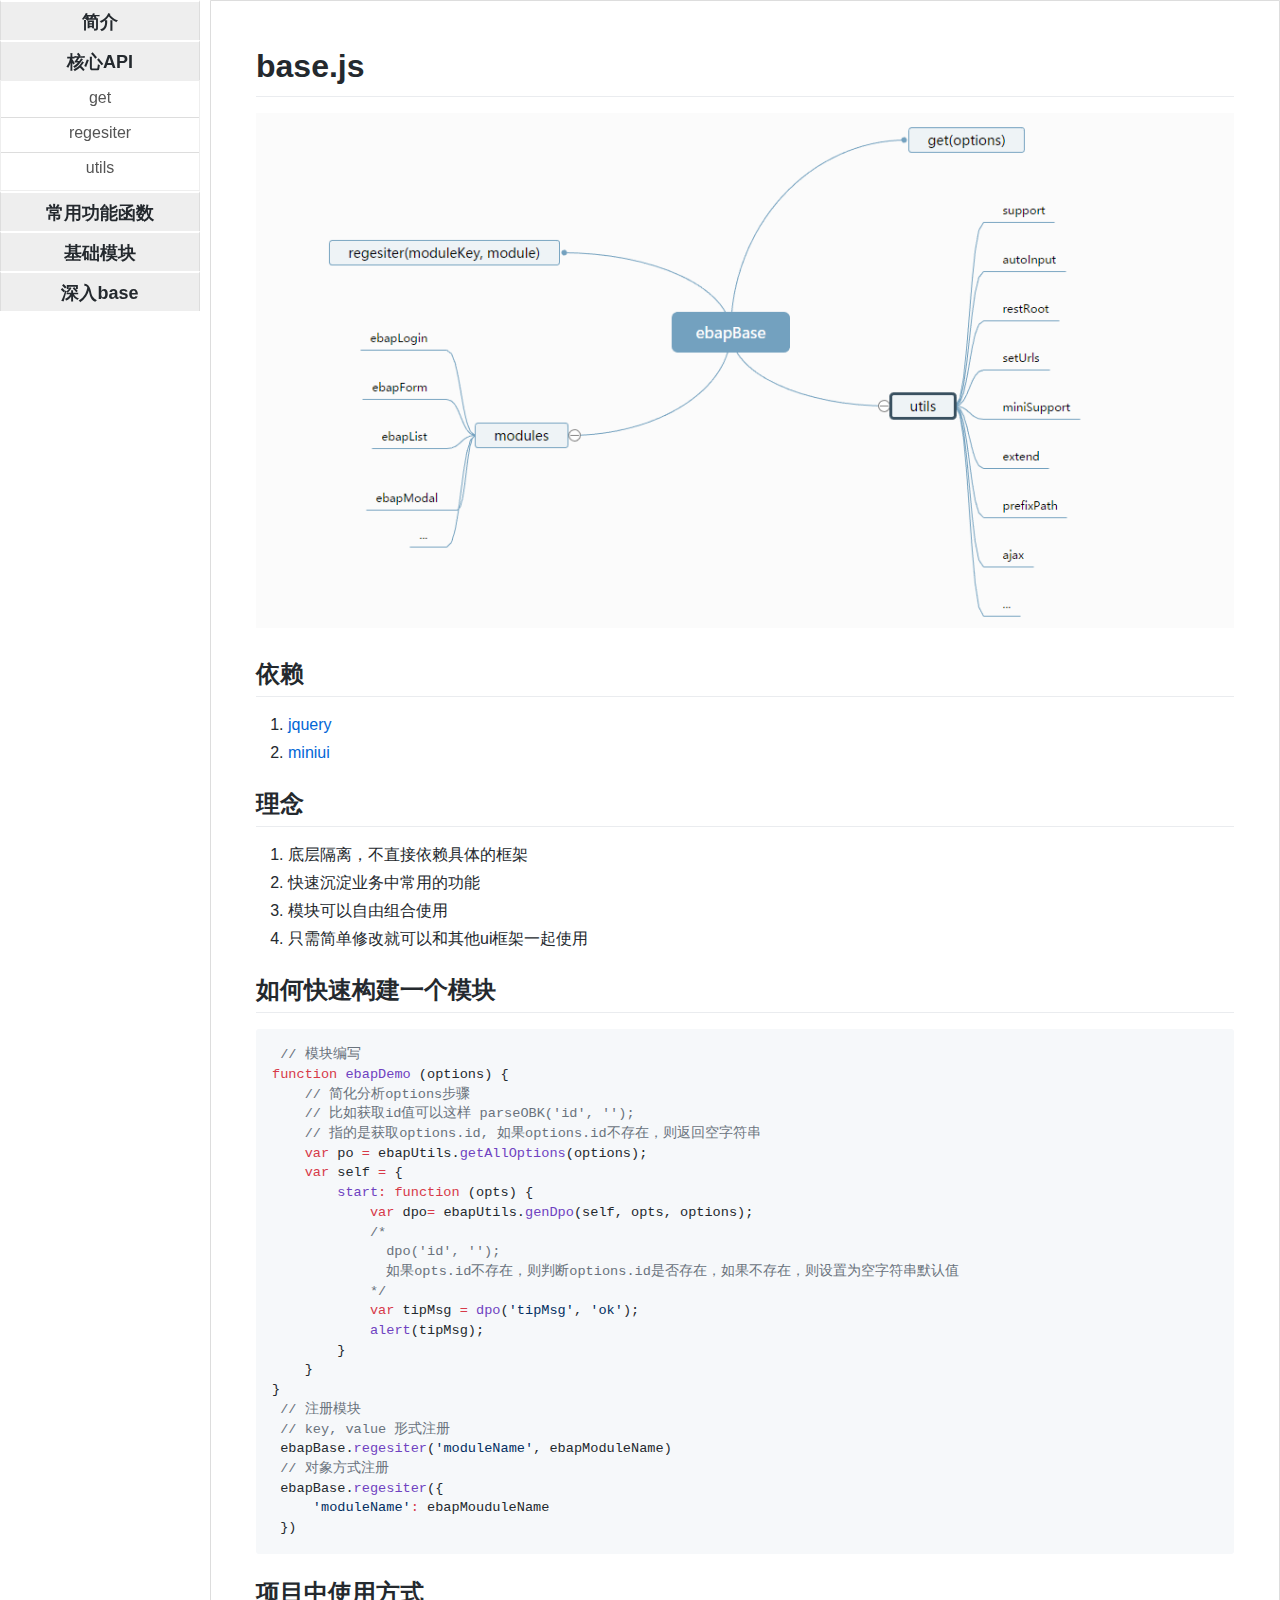
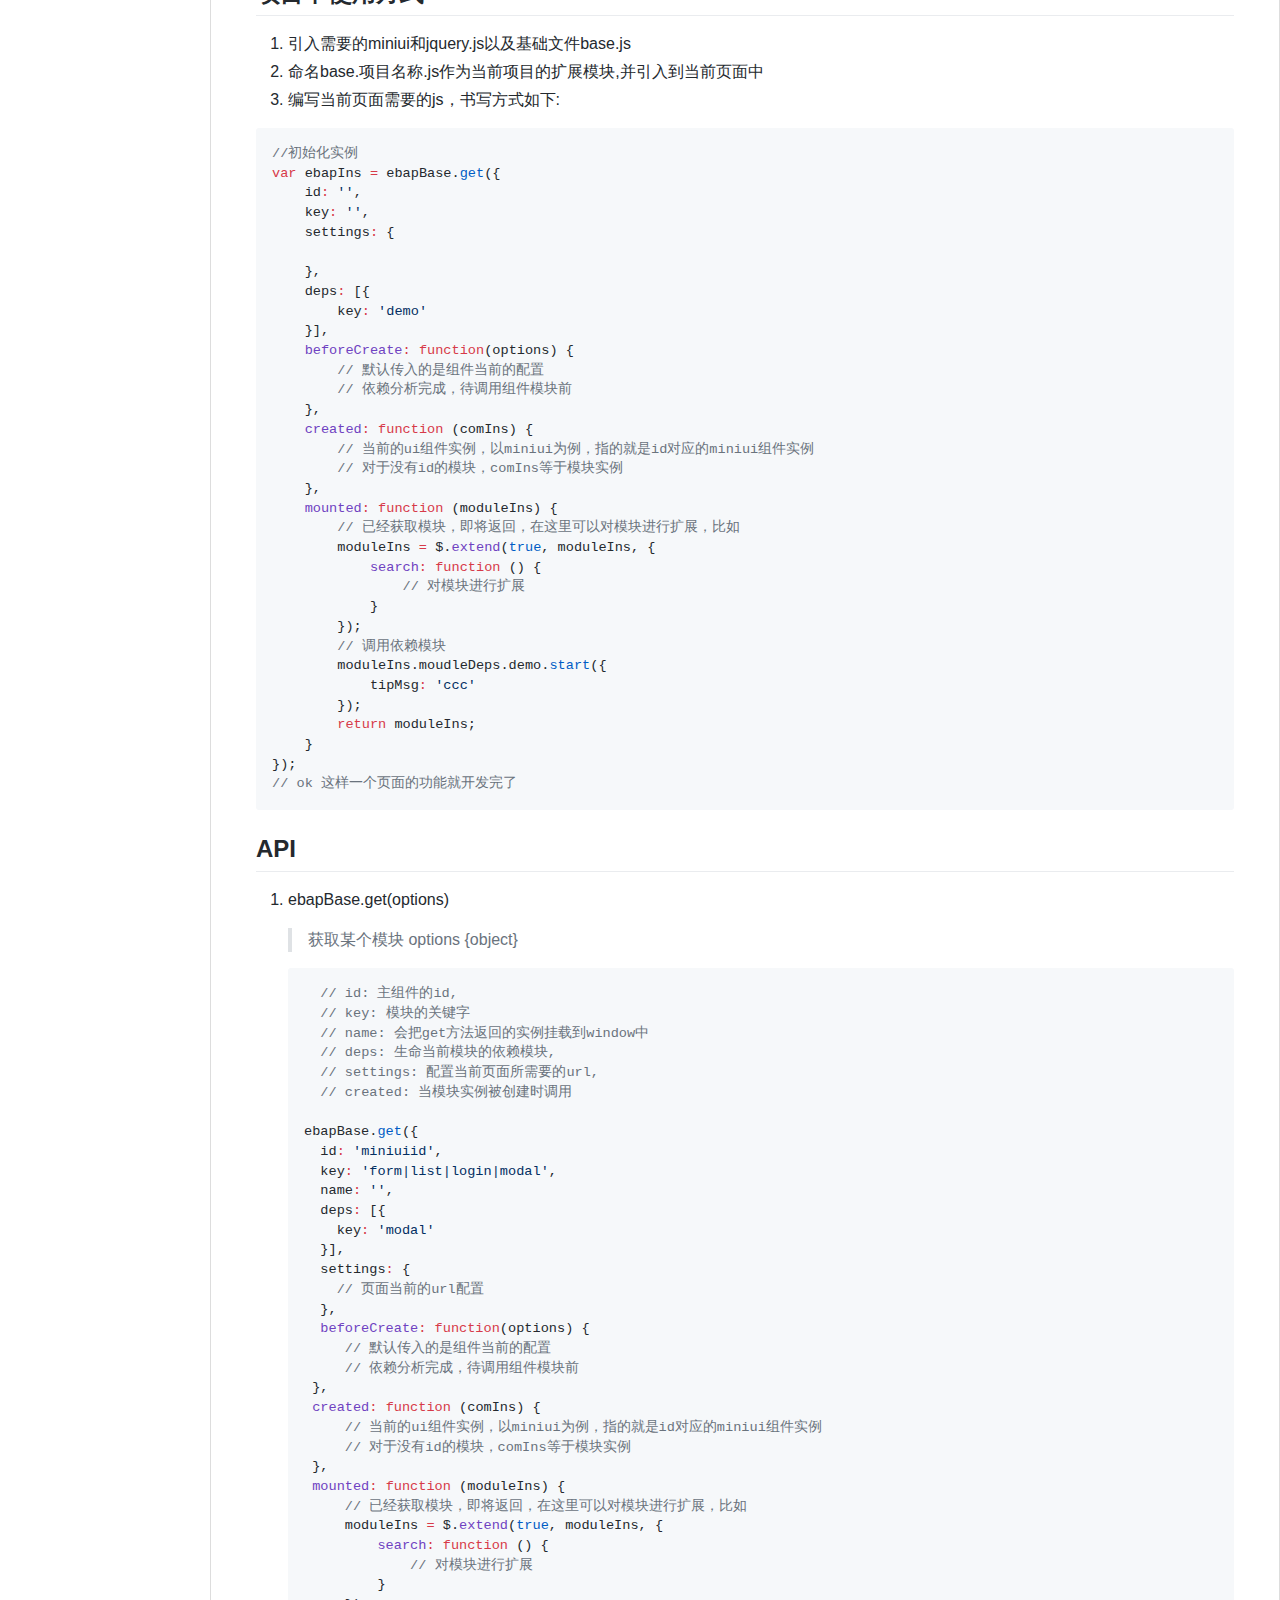
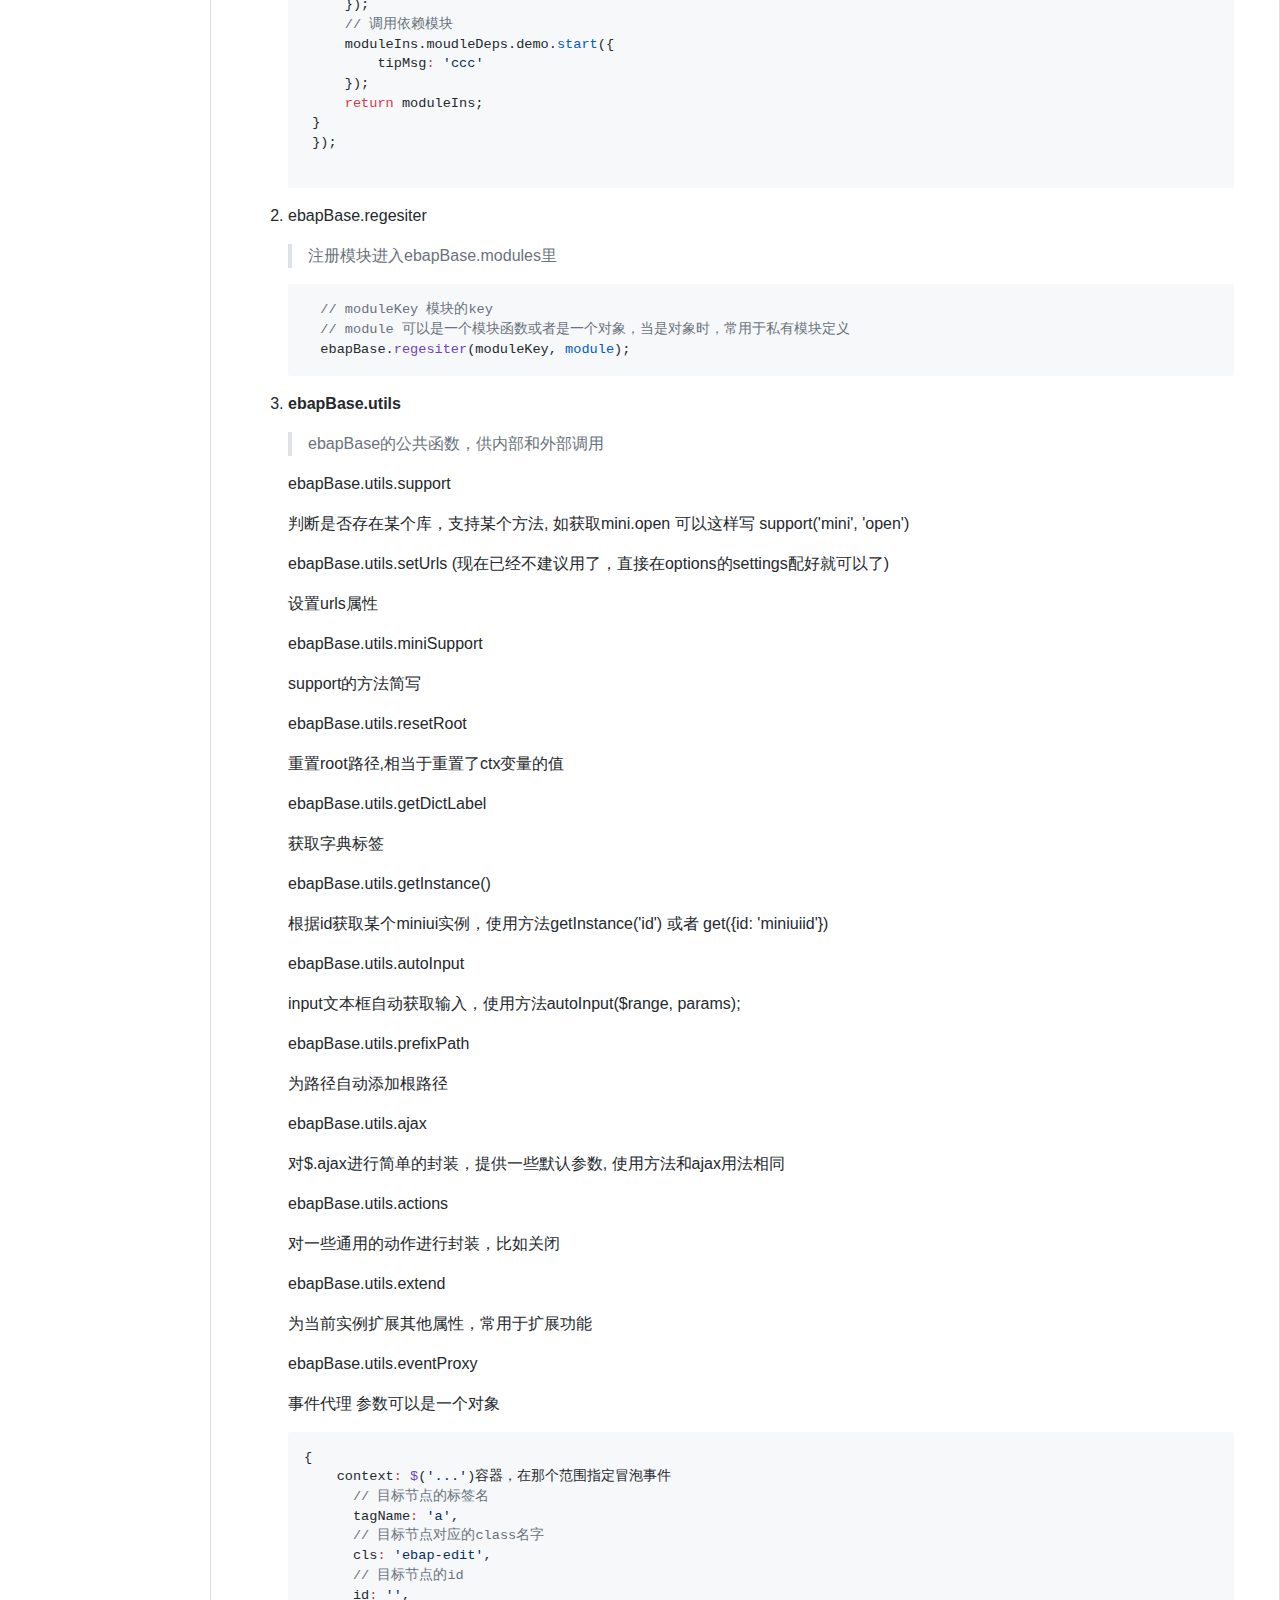
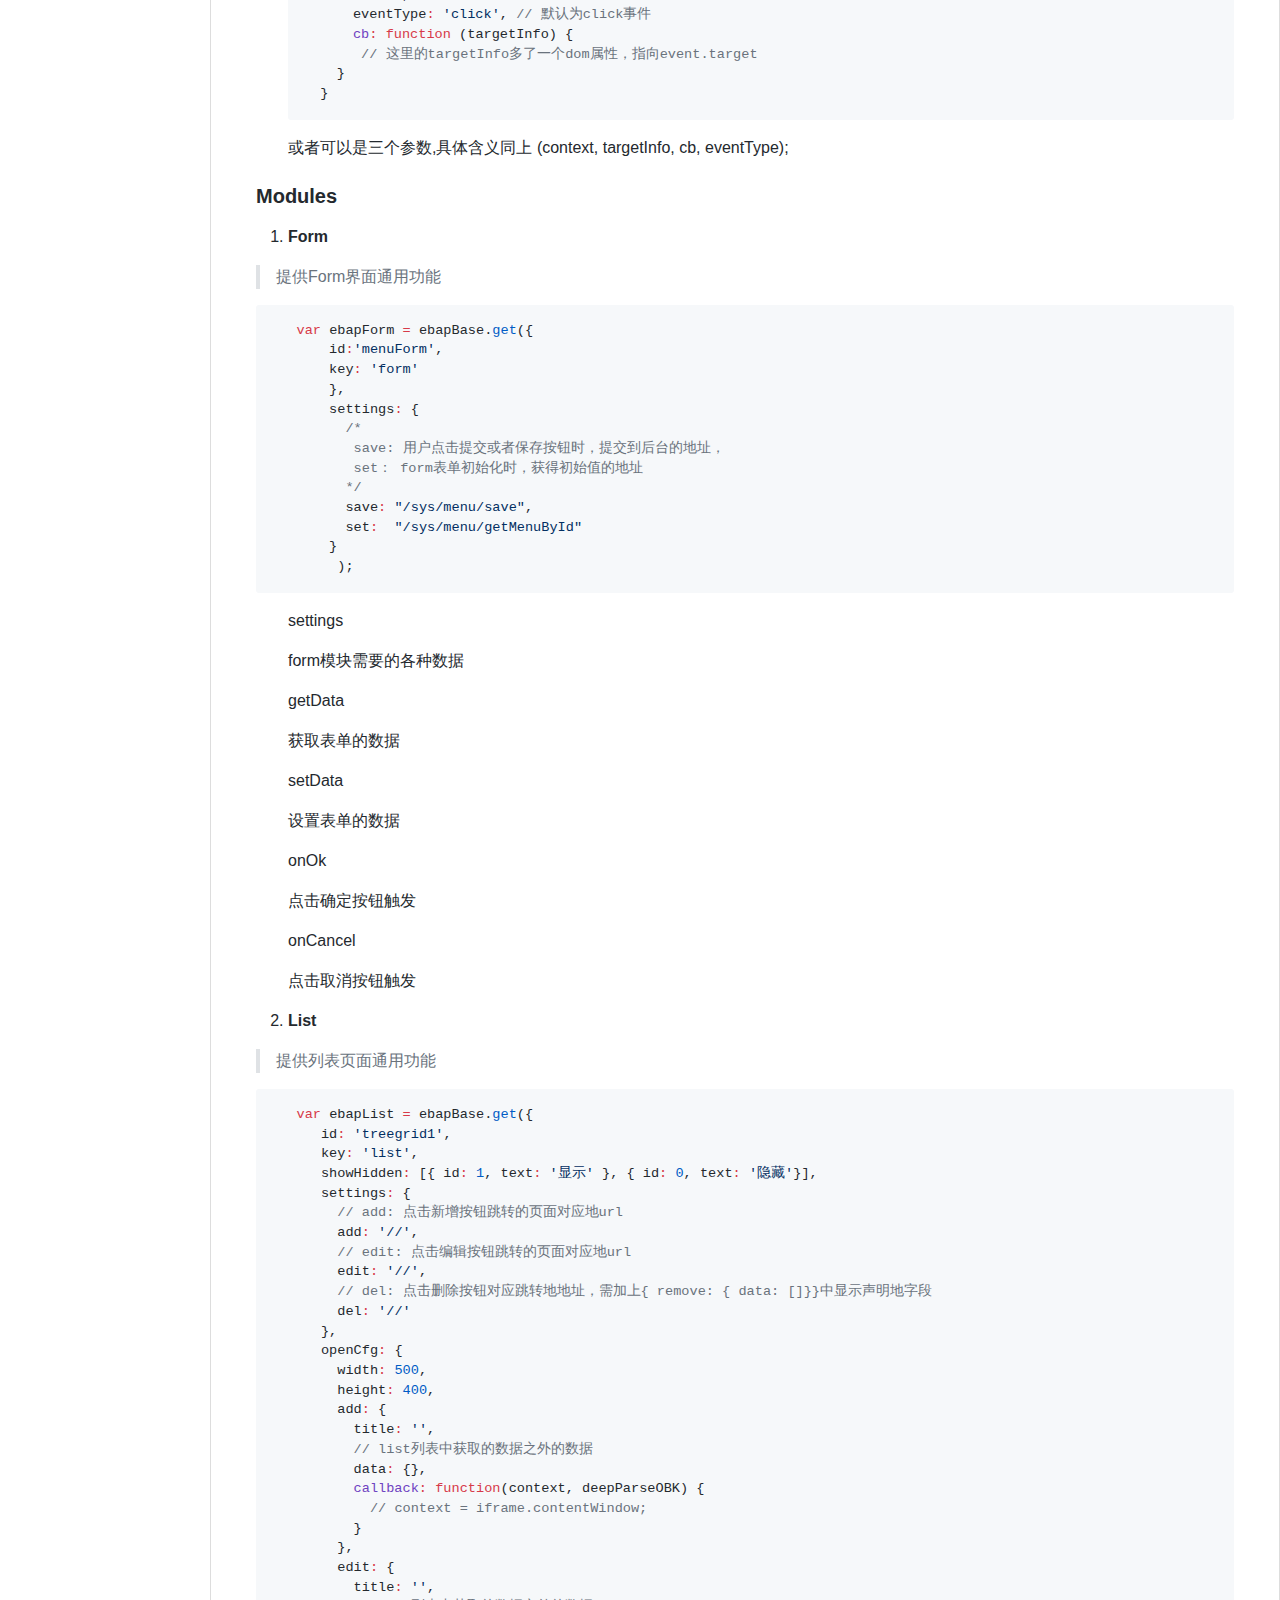
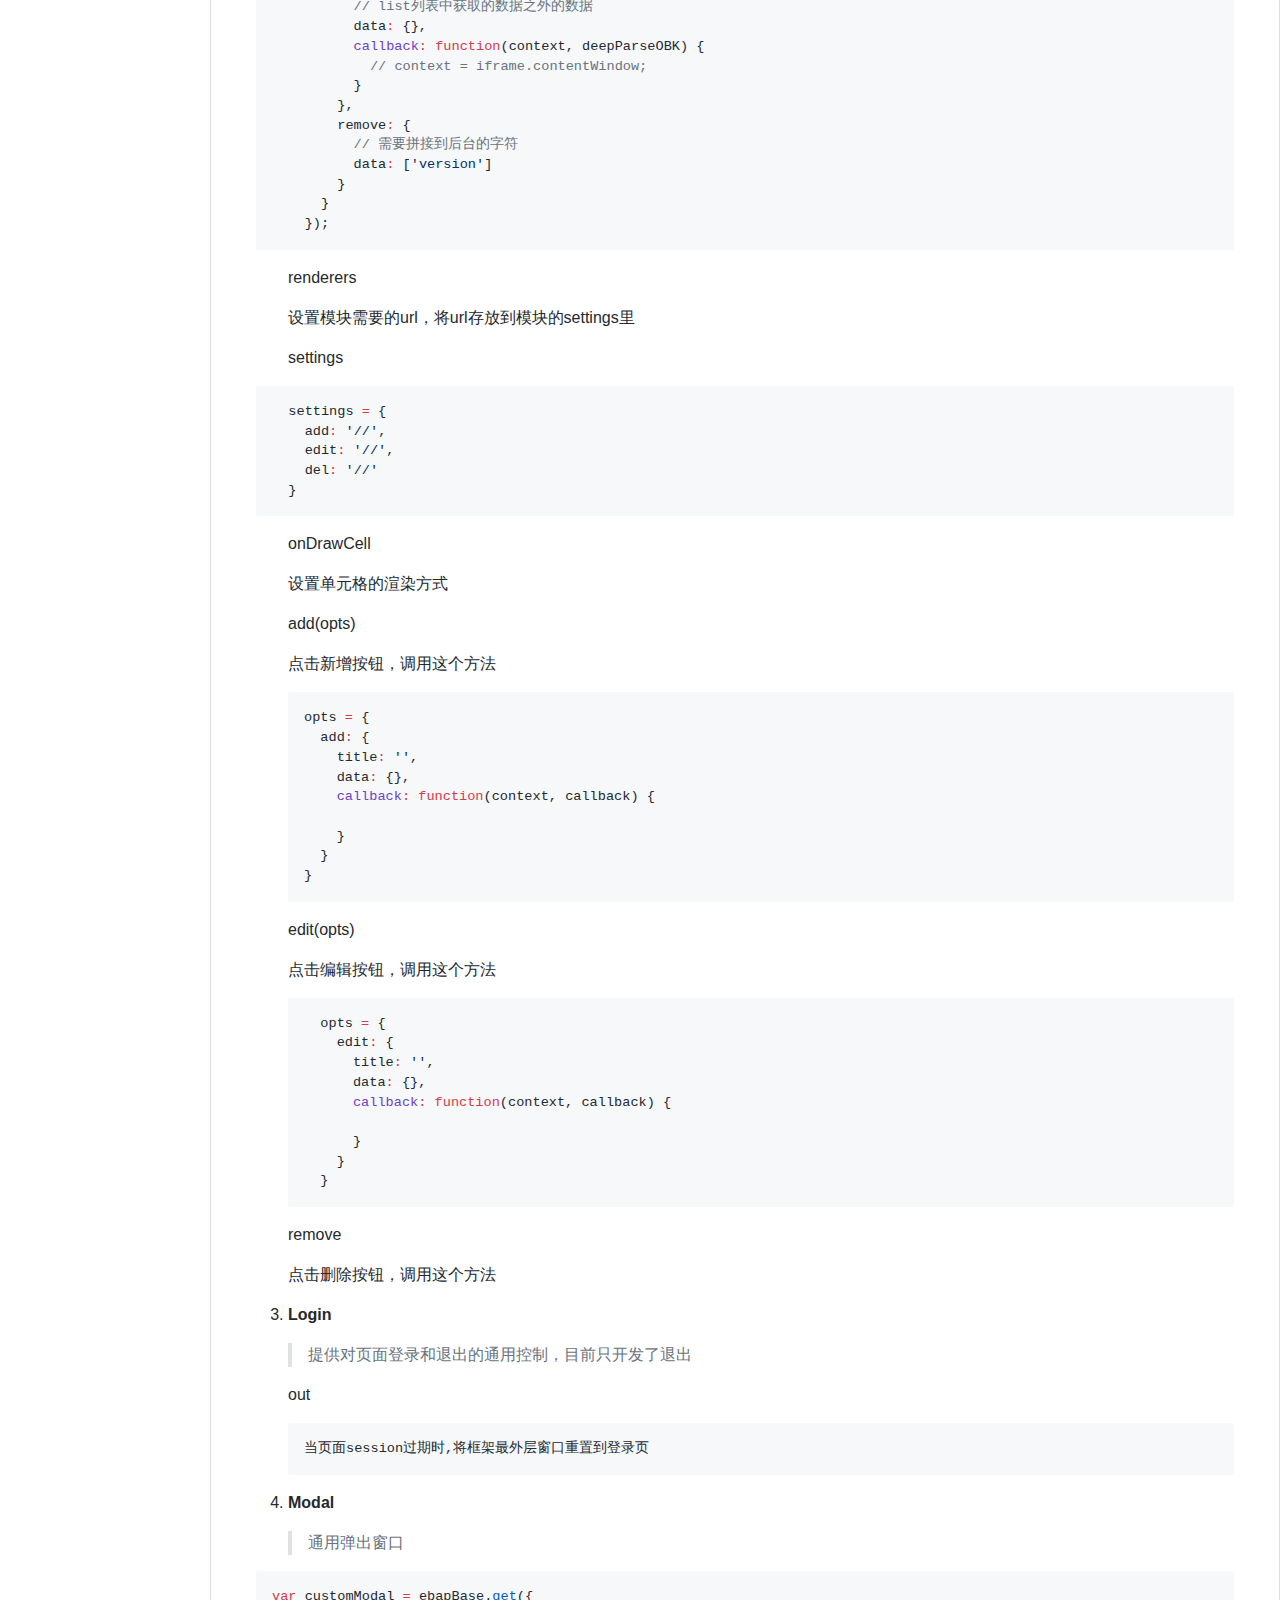
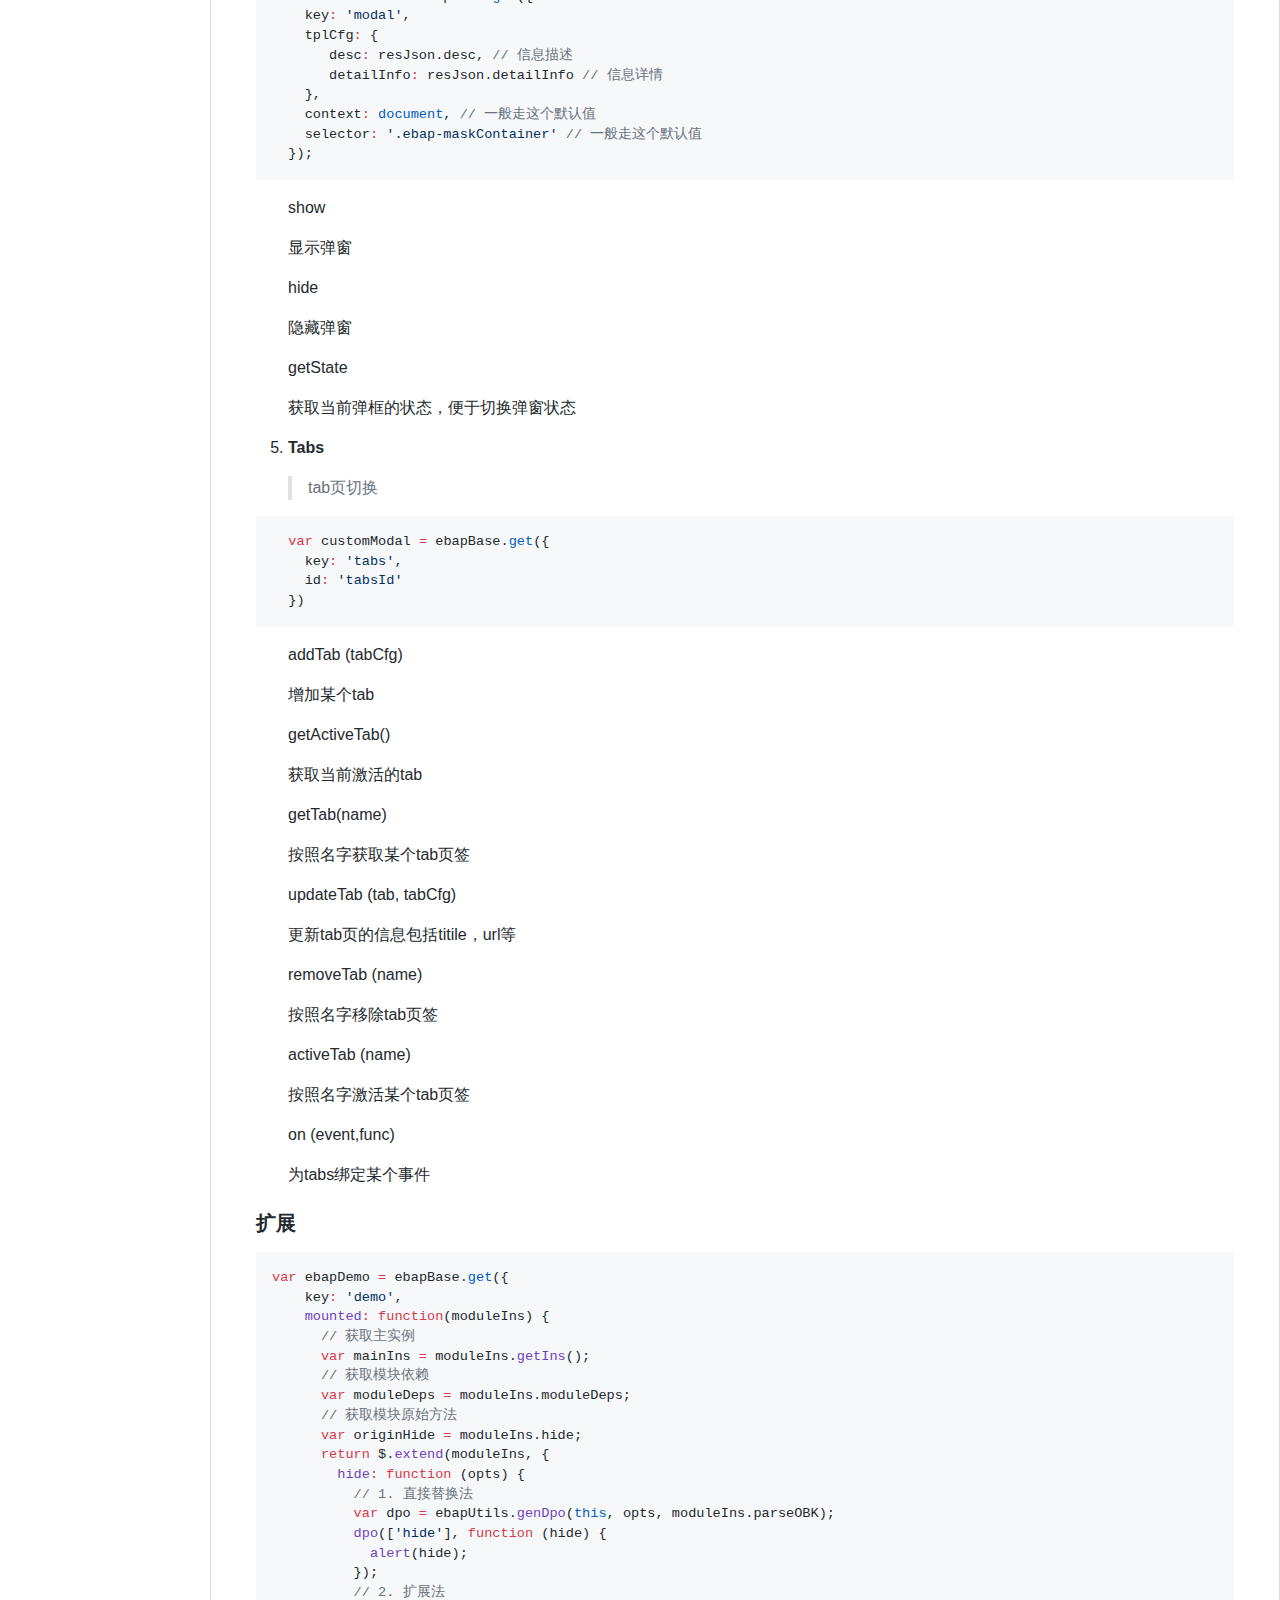
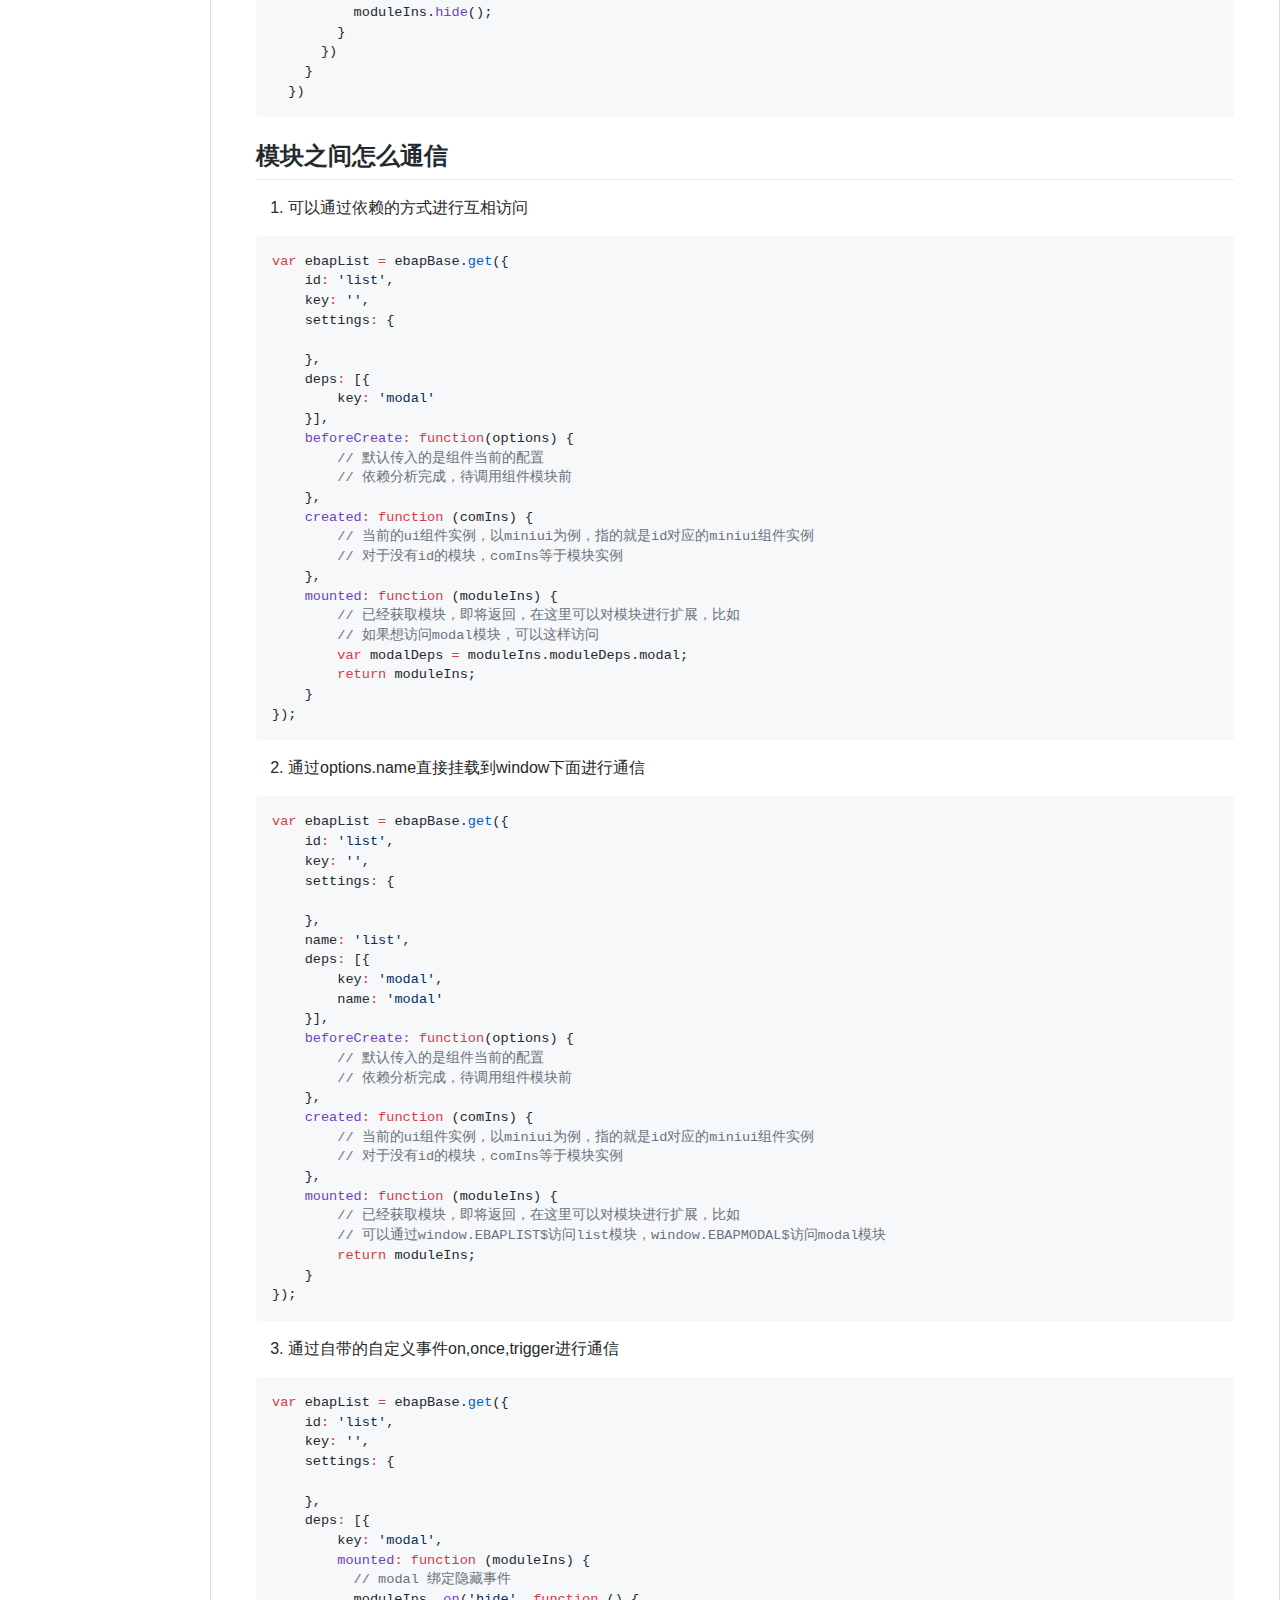
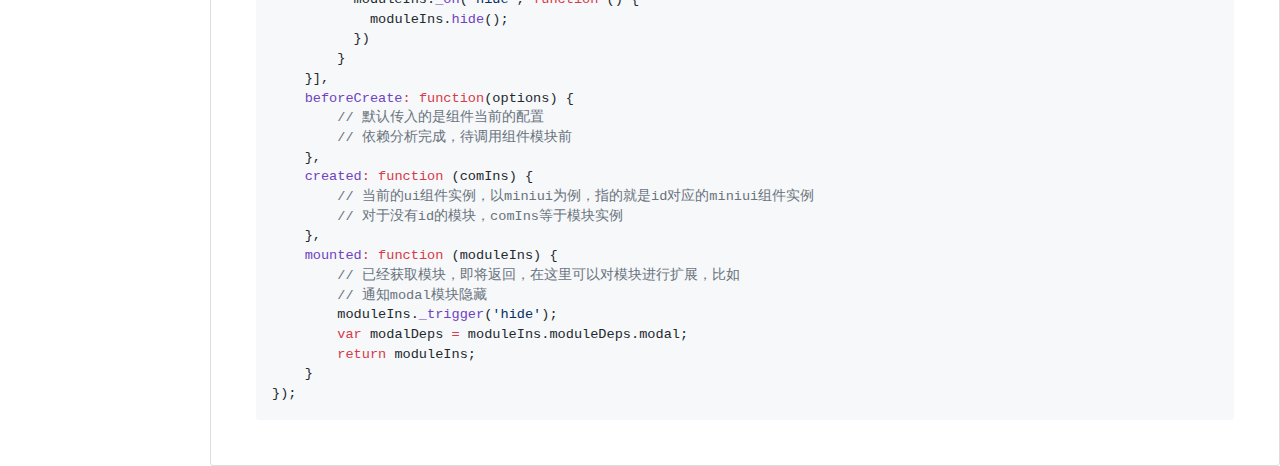
<file: doc/index.html>
<!doctype html>
<html lang="en">

<head>
  <meta charset="utf-8">
  <meta name="viewport" content="width=device-width, initial-scale=1, shrink-to-fit=no">
  <meta name="theme-color" content="#000000">
  <link rel="stylesheet" href="assets/css/github.base.css">
  <link rel="stylesheet" href="assets/css/github.framework.css">
   <link rel="stylesheet" href="assets/css/main.css">
  <style>
    .container {
      width: 100%;
    }
  </style>
  <title>base-简单易用的快速开发框架</title>
</head>

<body>
  <noscript>
    You need to enable JavaScript to run this app.
  </noscript>
  <div class="base-intro">
    <div id="root"></div>
    <div class="base-detailIntro">
      <div class="container new-discussion-timeline experiment-repo-nav">
        <div class="repository-content">
          <!-- blob contrib key: blob_contributors:v21:f804357215fff1a1771fa110b3b801e0 -->
          <div id="readme" class="readme blob instapaper_body">
            <article class="markdown-body entry-content" itemprop="text">
              <h1>
                <a id="user-content-basejs" class="anchor" href="#basejs" aria-hidden="true">
                  <svg aria-hidden="true" class="octicon octicon-link" height="16" version="1.1" viewBox="0 0 16 16" width="16">
                    <path fill-rule="evenodd" d="M4 9h1v1H4c-1.5 0-3-1.69-3-3.5S2.55 3 4 3h4c1.45 0 3 1.69 3 3.5 0 1.41-.91 2.72-2 3.25V8.59c.58-.45 1-1.27 1-2.09C10 5.22 8.98 4 8 4H4c-.98 0-2 1.22-2 2.5S3 9 4 9zm9-3h-1v1h1c1 0 2 1.22 2 2.5S13.98 12 13 12H9c-.98 0-2-1.22-2-2.5 0-.83.42-1.64 1-2.09V6.25c-1.09.53-2 1.84-2 3.25C6 11.31 7.55 13 9 13h4c1.45 0 3-1.69 3-3.5S14.5 6 13 6z"></path>
                  </svg>
                </a>
                base.js
              </h1>
              <p>
                <a href="assets/i/base.png" target="_blank">
                <img src="assets/i/base.png" alt="" style="max-width:100%;">
                </a>
              </p>
              <h2>
                <a id="user-content-依赖" class="anchor" href="#依赖" aria-hidden="true">
                  <svg aria-hidden="true" class="octicon octicon-link" height="16" version="1.1" viewBox="0 0 16 16" width="16">
                    <path fill-rule="evenodd" d="M4 9h1v1H4c-1.5 0-3-1.69-3-3.5S2.55 3 4 3h4c1.45 0 3 1.69 3 3.5 0 1.41-.91 2.72-2 3.25V8.59c.58-.45 1-1.27 1-2.09C10 5.22 8.98 4 8 4H4c-.98 0-2 1.22-2 2.5S3 9 4 9zm9-3h-1v1h1c1 0 2 1.22 2 2.5S13.98 12 13 12H9c-.98 0-2-1.22-2-2.5 0-.83.42-1.64 1-2.09V6.25c-1.09.53-2 1.84-2 3.25C6 11.31 7.55 13 9 13h4c1.45 0 3-1.69 3-3.5S14.5 6 13 6z"></path>
                  </svg>
                </a>依赖</h2>
              <ol>
                <li><a href="http://www.jquery.com">jquery</a></li>
                <li><a href="http://www.miniui.com">miniui</a></li>
              </ol>
              <h2>
                <a id="user-content-理念" class="anchor" href="#理念" aria-hidden="true">
                  <svg aria-hidden="true" class="octicon octicon-link" height="16" version="1.1" viewBox="0 0 16 16" width="16">
                    <path fill-rule="evenodd" d="M4 9h1v1H4c-1.5 0-3-1.69-3-3.5S2.55 3 4 3h4c1.45 0 3 1.69 3 3.5 0 1.41-.91 2.72-2 3.25V8.59c.58-.45 1-1.27 1-2.09C10 5.22 8.98 4 8 4H4c-.98 0-2 1.22-2 2.5S3 9 4 9zm9-3h-1v1h1c1 0 2 1.22 2 2.5S13.98 12 13 12H9c-.98 0-2-1.22-2-2.5 0-.83.42-1.64 1-2.09V6.25c-1.09.53-2 1.84-2 3.25C6 11.31 7.55 13 9 13h4c1.45 0 3-1.69 3-3.5S14.5 6 13 6z"></path>
                  </svg>
                </a>理念</h2>
              <ol>
                <li>底层隔离，不直接依赖具体的框架</li>
                <li>快速沉淀业务中常用的功能</li>
                <li>模块可以自由组合使用</li>
                <li>只需简单修改就可以和其他ui框架一起使用</li>
              </ol>
              <h2>
                <a id="user-content-如何快速构建一个模块" class="anchor" href="#如何快速构建一个模块" aria-hidden="true">
                  <svg aria-hidden="true" class="octicon octicon-link" height="16" version="1.1" viewBox="0 0 16 16" width="16">
                    <path fill-rule="evenodd" d="M4 9h1v1H4c-1.5 0-3-1.69-3-3.5S2.55 3 4 3h4c1.45 0 3 1.69 3 3.5 0 1.41-.91 2.72-2 3.25V8.59c.58-.45 1-1.27 1-2.09C10 5.22 8.98 4 8 4H4c-.98 0-2 1.22-2 2.5S3 9 4 9zm9-3h-1v1h1c1 0 2 1.22 2 2.5S13.98 12 13 12H9c-.98 0-2-1.22-2-2.5 0-.83.42-1.64 1-2.09V6.25c-1.09.53-2 1.84-2 3.25C6 11.31 7.55 13 9 13h4c1.45 0 3-1.69 3-3.5S14.5 6 13 6z"></path>
                  </svg>
                </a>如何快速构建一个模块</h2>
              <div class="highlight highlight-source-js"><pre> <span class="pl-c"><span class="pl-c">//</span> 模块编写</span>
<span class="pl-k">function</span> <span class="pl-en">ebapDemo</span> (<span class="pl-smi">options</span>) {
    <span class="pl-c"><span class="pl-c">//</span> 简化分析options步骤</span>
    <span class="pl-c"><span class="pl-c">//</span> 比如获取id值可以这样 parseOBK('id', ''); </span>
    <span class="pl-c"><span class="pl-c">//</span> 指的是获取options.id, 如果options.id不存在，则返回空字符串</span>
    <span class="pl-k">var</span> po <span class="pl-k">=</span> <span class="pl-smi">ebapUtils</span>.<span class="pl-en">getAllOptions</span>(options);
    <span class="pl-k">var</span> self <span class="pl-k">=</span> {
        <span class="pl-en">start</span><span class="pl-k">:</span> <span class="pl-k">function</span> (<span class="pl-smi">opts</span>) {
 &nbsp; &nbsp; &nbsp; &nbsp; &nbsp; &nbsp;<span class="pl-k">var</span> dpo<span class="pl-k">=</span> <span class="pl-smi">ebapUtils</span>.<span class="pl-en">genDpo</span>(self, opts, options);
            <span class="pl-c">/*</span>
<span class="pl-c">              dpo('id', '');</span>
<span class="pl-c">              如果opts.id不存在，则判断options.id是否存在，如果不存在，则设置为空字符串默认值</span>
<span class="pl-c">            */</span>
            <span class="pl-k">var</span> tipMsg <span class="pl-k">=</span> <span class="pl-en">dpo</span>(<span class="pl-s"><span class="pl-pds">'</span>tipMsg<span class="pl-pds">'</span></span>, <span class="pl-s"><span class="pl-pds">'</span>ok<span class="pl-pds">'</span></span>);
            <span class="pl-en">alert</span>(tipMsg);
        }
    }
}
 <span class="pl-c"><span class="pl-c">//</span> 注册模块</span>
 <span class="pl-c"><span class="pl-c">//</span> key, value 形式注册</span>
 <span class="pl-smi">ebapBase</span>.<span class="pl-en">regesiter</span>(<span class="pl-s"><span class="pl-pds">'</span>moduleName<span class="pl-pds">'</span></span>, ebapModuleName)
 <span class="pl-c"><span class="pl-c">//</span> 对象方式注册</span>
 <span class="pl-smi">ebapBase</span>.<span class="pl-en">regesiter</span>({
     <span class="pl-s"><span class="pl-pds">'</span>moduleName<span class="pl-pds">'</span></span><span class="pl-k">:</span> ebapMouduleName
 })</pre></div>
              <h2>
                <a id="user-content-项目中使用方式" class="anchor" href="#项目中使用方式" aria-hidden="true">
                  <svg aria-hidden="true" class="octicon octicon-link" height="16" version="1.1" viewBox="0 0 16 16" width="16">
                    <path fill-rule="evenodd" d="M4 9h1v1H4c-1.5 0-3-1.69-3-3.5S2.55 3 4 3h4c1.45 0 3 1.69 3 3.5 0 1.41-.91 2.72-2 3.25V8.59c.58-.45 1-1.27 1-2.09C10 5.22 8.98 4 8 4H4c-.98 0-2 1.22-2 2.5S3 9 4 9zm9-3h-1v1h1c1 0 2 1.22 2 2.5S13.98 12 13 12H9c-.98 0-2-1.22-2-2.5 0-.83.42-1.64 1-2.09V6.25c-1.09.53-2 1.84-2 3.25C6 11.31 7.55 13 9 13h4c1.45 0 3-1.69 3-3.5S14.5 6 13 6z"></path>
                  </svg>
                </a>项目中使用方式</h2>
              <ol>
                <li>引入需要的miniui和jquery.js以及基础文件base.js</li>
                <li>命名base.项目名称.js作为当前项目的扩展模块,并引入到当前页面中</li>
                <li>编写当前页面需要的js，书写方式如下:</li>
              </ol>
              <div class="highlight highlight-source-js">
                <pre><span class="pl-c"><span class="pl-c">//</span>初始化实例</span>
<span class="pl-k">var</span> ebapIns <span class="pl-k">=</span> <span class="pl-smi">ebapBase</span>.<span class="pl-c1">get</span>({
    id<span class="pl-k">:</span> <span class="pl-s"><span class="pl-pds">'</span><span class="pl-pds">'</span></span>,
    key<span class="pl-k">:</span> <span class="pl-s"><span class="pl-pds">'</span><span class="pl-pds">'</span></span>,
    settings<span class="pl-k">:</span> {

    },
    deps<span class="pl-k">:</span> [{
        key<span class="pl-k">:</span> <span class="pl-s"><span class="pl-pds">'</span>demo<span class="pl-pds">'</span></span>
    }],
    <span class="pl-en">beforeCreate</span><span class="pl-k">:</span> <span class="pl-k">function</span>(<span class="pl-smi">options</span>) {
        <span class="pl-c"><span class="pl-c">//</span> 默认传入的是组件当前的配置</span>
        <span class="pl-c"><span class="pl-c">//</span> 依赖分析完成，待调用组件模块前</span>
    },
    <span class="pl-en">created</span><span class="pl-k">:</span> <span class="pl-k">function</span> (<span class="pl-smi">comIns</span>) {
        <span class="pl-c"><span class="pl-c">//</span> 当前的ui组件实例，以miniui为例，指的就是id对应的miniui组件实例</span>
        <span class="pl-c"><span class="pl-c">//</span> 对于没有id的模块，comIns等于模块实例</span>
    },
    <span class="pl-en">mounted</span><span class="pl-k">:</span> <span class="pl-k">function</span> (<span class="pl-smi">moduleIns</span>) {
        <span class="pl-c"><span class="pl-c">//</span> 已经获取模块，即将返回，在这里可以对模块进行扩展，比如</span>
        moduleIns <span class="pl-k">=</span> <span class="pl-smi">$</span>.<span class="pl-en">extend</span>(<span class="pl-c1">true</span>, moduleIns, {
            <span class="pl-en">search</span><span class="pl-k">:</span> <span class="pl-k">function</span> () {
                <span class="pl-c"><span class="pl-c">//</span> 对模块进行扩展</span>
            }
        });
        <span class="pl-c"><span class="pl-c">//</span> 调用依赖模块</span>
        <span class="pl-smi">moduleIns</span>.<span class="pl-smi">moudleDeps</span>.<span class="pl-smi">demo</span>.<span class="pl-c1">start</span>({
            tipMsg<span class="pl-k">:</span> <span class="pl-s"><span class="pl-pds">'</span>ccc<span class="pl-pds">'</span></span>
        });
        <span class="pl-k">return</span> moduleIns;
    }
});
<span class="pl-c"><span class="pl-c">//</span> ok 这样一个页面的功能就开发完了</span></pre>
              </div>
              <h2>
                <a id="user-content-api" class="anchor" href="#api" aria-hidden="true">
                  <svg aria-hidden="true" class="octicon octicon-link" height="16" version="1.1" viewBox="0 0 16 16" width="16">
                    <path fill-rule="evenodd" d="M4 9h1v1H4c-1.5 0-3-1.69-3-3.5S2.55 3 4 3h4c1.45 0 3 1.69 3 3.5 0 1.41-.91 2.72-2 3.25V8.59c.58-.45 1-1.27 1-2.09C10 5.22 8.98 4 8 4H4c-.98 0-2 1.22-2 2.5S3 9 4 9zm9-3h-1v1h1c1 0 2 1.22 2 2.5S13.98 12 13 12H9c-.98 0-2-1.22-2-2.5 0-.83.42-1.64 1-2.09V6.25c-1.09.53-2 1.84-2 3.25C6 11.31 7.55 13 9 13h4c1.45 0 3-1.69 3-3.5S14.5 6 13 6z"></path>
                  </svg>
                </a>API</h2>
              <ol>
                <li id="base-apiGet">
                  <p>ebapBase.get(options)</p>
                  <blockquote>
                    <p>获取某个模块 options {object}</p>
                  </blockquote>
                  <div class="highlight highlight-source-js">
                    <pre>  <span class="pl-c"><span class="pl-c">//</span> id: 主组件的id,</span>
  <span class="pl-c"><span class="pl-c">//</span> key: 模块的关键字</span>
  <span class="pl-c"><span class="pl-c">//</span> name: 会把get方法返回的实例挂载到window中</span>
  <span class="pl-c"><span class="pl-c">//</span> deps: 生命当前模块的依赖模块,</span>
  <span class="pl-c"><span class="pl-c">//</span> settings: 配置当前页面所需要的url,</span>
  <span class="pl-c"><span class="pl-c">//</span> created: 当模块实例被创建时调用</span>
  
<span class="pl-smi">ebapBase</span>.<span class="pl-c1">get</span>({
  id<span class="pl-k">:</span> <span class="pl-s"><span class="pl-pds">'</span>miniuiid<span class="pl-pds">'</span></span>, 
  key<span class="pl-k">:</span> <span class="pl-s"><span class="pl-pds">'</span>form|list|login|modal<span class="pl-pds">'</span></span>, 
  name<span class="pl-k">:</span> <span class="pl-s"><span class="pl-pds">'</span><span class="pl-pds">'</span></span>,
  deps<span class="pl-k">:</span> [{
    key<span class="pl-k">:</span> <span class="pl-s"><span class="pl-pds">'</span>modal<span class="pl-pds">'</span></span>
  }], 
  settings<span class="pl-k">:</span> {
    <span class="pl-c"><span class="pl-c">//</span> 页面当前的url配置</span>
  },
  <span class="pl-en">beforeCreate</span><span class="pl-k">:</span> <span class="pl-k">function</span>(<span class="pl-smi">options</span>) {
     <span class="pl-c"><span class="pl-c">//</span> 默认传入的是组件当前的配置</span>
     <span class="pl-c"><span class="pl-c">//</span> 依赖分析完成，待调用组件模块前</span>
 },
 <span class="pl-en">created</span><span class="pl-k">:</span> <span class="pl-k">function</span> (<span class="pl-smi">comIns</span>) {
     <span class="pl-c"><span class="pl-c">//</span> 当前的ui组件实例，以miniui为例，指的就是id对应的miniui组件实例</span>
     <span class="pl-c"><span class="pl-c">//</span> 对于没有id的模块，comIns等于模块实例</span>
 },
 <span class="pl-en">mounted</span><span class="pl-k">:</span> <span class="pl-k">function</span> (<span class="pl-smi">moduleIns</span>) {
     <span class="pl-c"><span class="pl-c">//</span> 已经获取模块，即将返回，在这里可以对模块进行扩展，比如</span>
     moduleIns <span class="pl-k">=</span> <span class="pl-smi">$</span>.<span class="pl-en">extend</span>(<span class="pl-c1">true</span>, moduleIns, {
         <span class="pl-en">search</span><span class="pl-k">:</span> <span class="pl-k">function</span> () {
             <span class="pl-c"><span class="pl-c">//</span> 对模块进行扩展</span>
         }
     });
     <span class="pl-c"><span class="pl-c">//</span> 调用依赖模块</span>
     <span class="pl-smi">moduleIns</span>.<span class="pl-smi">moudleDeps</span>.<span class="pl-smi">demo</span>.<span class="pl-c1">start</span>({
         tipMsg<span class="pl-k">:</span> <span class="pl-s"><span class="pl-pds">'</span>ccc<span class="pl-pds">'</span></span>
     });
     <span class="pl-k">return</span> moduleIns;
 }
 });
 </pre>
                  </div>
                </li>
                <li id="base-apiRegesiter">
                  <p>ebapBase.regesiter</p>
                  <blockquote>
                    <p>注册模块进入ebapBase.modules里</p>
                  </blockquote>
                  <div class="highlight highlight-source-js">
                    <pre>  <span class="pl-c"><span class="pl-c">//</span> moduleKey 模块的key</span>
  <span class="pl-c"><span class="pl-c">//</span> module 可以是一个模块函数或者是一个对象，当是对象时，常用于私有模块定义</span>
  <span class="pl-smi">ebapBase</span>.<span class="pl-en">regesiter</span>(moduleKey, <span class="pl-c1">module</span>); </pre>
                  </div>
                </li>
                <li id="base-apiUtils">
                  <p><strong>ebapBase.utils</strong></p>
                  <blockquote>
                    <p>ebapBase的公共函数，供内部和外部调用</p>
                  </blockquote>
                </li>
              </ol>
              <ul>
                <li id="base-support">
                  <p>ebapBase.utils.support</p>
                  <p>判断是否存在某个库，支持某个方法, 如获取mini.open 可以这样写 support('mini', 'open')</p>
                </li>
                <li id="base-setUrls">
                  <p>ebapBase.utils.setUrls (现在已经不建议用了，直接在options的settings配好就可以了)</p>
                  <p>设置urls属性</p>
                </li>
                <li>
                  <p>ebapBase.utils.miniSupport</p>
                  <p>support的方法简写</p>
                </li>
                <li id="base-resetRoot">
                  <p>ebapBase.utils.resetRoot</p>
                  <p>重置root路径,相当于重置了ctx变量的值</p>
                </li>
                <li>
                  <p>ebapBase.utils.getDictLabel</p>
                  <p>获取字典标签</p>
                </li>
                <li id="base-getInstance">
                  <p>ebapBase.utils.getInstance()</p>
                  <p>根据id获取某个miniui实例，使用方法getInstance('id') 或者 get({id: 'miniuiid'})</p>
                </li>
                <li id="base-autoInput">
                  <p>ebapBase.utils.autoInput</p>
                  <p>input文本框自动获取输入，使用方法autoInput($range, params);</p>
                </li>
                <li id="base-perfixPath">
                  <p>ebapBase.utils.prefixPath</p>
                  <p>为路径自动添加根路径</p>
                </li>
                <li id="base-ajax">
                  <p>ebapBase.utils.ajax</p>
                  <p>对$.ajax进行简单的封装，提供一些默认参数, 使用方法和ajax用法相同</p>
                </li>
                <li>
                  <p>ebapBase.utils.actions</p>
                  <p>对一些通用的动作进行封装，比如关闭</p>
                </li>
                <li id="base-extend">
                  <p>ebapBase.utils.extend</p>
                  <p>为当前实例扩展其他属性，常用于扩展功能</p>
                </li>
                <li id="base-eventProxy">
                  <p>ebapBase.utils.eventProxy</p>
                  <p>事件代理 参数可以是一个对象</p>
                  <div class="highlight highlight-source-js">
      <pre>{
    context<span class="pl-k">:</span> <span class="pl-en">$</span>(<span class="pl-s"><span class="pl-pds">'</span>...<span class="pl-pds">'</span></span>)容器，在那个范围指定冒泡事件
      <span class="pl-c"><span class="pl-c">//</span> 目标节点的标签名</span>
      tagName<span class="pl-k">:</span> <span class="pl-s"><span class="pl-pds">'</span>a<span class="pl-pds">'</span></span>,
      <span class="pl-c"><span class="pl-c">//</span> 目标节点对应的class名字</span>
      cls<span class="pl-k">:</span> <span class="pl-s"><span class="pl-pds">'</span>ebap-edit<span class="pl-pds">'</span></span>,
      <span class="pl-c"><span class="pl-c">//</span> 目标节点的id</span>
      id<span class="pl-k">:</span> <span class="pl-s"><span class="pl-pds">'</span><span class="pl-pds">'</span></span>,
      eventType<span class="pl-k">:</span> <span class="pl-s"><span class="pl-pds">'</span>click<span class="pl-pds">'</span></span>, <span class="pl-c"><span class="pl-c">//</span> 默认为click事件</span>
    <span class="pl-en">  cb</span><span class="pl-k">:</span> <span class="pl-k">function</span> (<span class="pl-smi">targetInfo</span>) {
       <span class="pl-c"><span class="pl-c">//</span> 这里的targetInfo多了一个dom属性，指向event.target</span>
    }
  }</pre>
                  </div>
                  <p>或者可以是三个参数,具体含义同上 (context, targetInfo, cb, eventType);</p>
                </li>
              </ul>
              <h3>
                <a id="user-content-modules" class="anchor" href="#modules" aria-hidden="true">
                  <svg aria-hidden="true" class="octicon octicon-link" height="16" version="1.1" viewBox="0 0 16 16" width="16">
                    <path fill-rule="evenodd" d="M4 9h1v1H4c-1.5 0-3-1.69-3-3.5S2.55 3 4 3h4c1.45 0 3 1.69 3 3.5 0 1.41-.91 2.72-2 3.25V8.59c.58-.45 1-1.27 1-2.09C10 5.22 8.98 4 8 4H4c-.98 0-2 1.22-2 2.5S3 9 4 9zm9-3h-1v1h1c1 0 2 1.22 2 2.5S13.98 12 13 12H9c-.98 0-2-1.22-2-2.5 0-.83.42-1.64 1-2.09V6.25c-1.09.53-2 1.84-2 3.25C6 11.31 7.55 13 9 13h4c1.45 0 3-1.69 3-3.5S14.5 6 13 6z"></path>
                  </svg>
                </a>Modules</h3>
              <ol>
                <li id="base-moduleForm"><strong>Form</strong></li>
              </ol>
              <blockquote>
                <p>提供Form界面通用功能</p>
              </blockquote>
              <div class="highlight highlight-source-js">
                <pre>   <span class="pl-k">var</span> ebapForm <span class="pl-k">=</span> <span class="pl-smi">ebapBase</span>.<span class="pl-c1">get</span>({
       id<span class="pl-k">:</span><span class="pl-s"><span class="pl-pds">'</span>menuForm<span class="pl-pds">'</span></span>,
       key<span class="pl-k">:</span> <span class="pl-s"><span class="pl-pds">'</span>form<span class="pl-pds">'</span></span>
       },
       settings<span class="pl-k">:</span> {
         <span class="pl-c">/*</span>
<span class="pl-c">          save: 用户点击提交或者保存按钮时，提交到后台的地址，</span>
<span class="pl-c">          set： form表单初始化时，获得初始值的地址</span>
<span class="pl-c">         */</span>
         save<span class="pl-k">:</span> <span class="pl-s"><span class="pl-pds">"</span>/sys/menu/save<span class="pl-pds">"</span></span>,
         set<span class="pl-k">:</span>  <span class="pl-s"><span class="pl-pds">"</span>/sys/menu/getMenuById<span class="pl-pds">"</span></span>
       }
	);</pre>
              </div>
              <ul>
                <li>
                  <p>settings</p>
                  <p>form模块需要的各种数据</p>
                </li>
                <li>
                  <p>getData</p>
                  <p>获取表单的数据</p>
                </li>
                <li>
                  <p>setData</p>
                  <p>设置表单的数据</p>
                </li>
                <li>
                  <p>onOk</p>
                  <p>点击确定按钮触发</p>
                </li>
                <li>
                  <p>onCancel</p>
                  <p>点击取消按钮触发</p>
                </li>
              </ul>
              <ol start="2">
                <li id="base-moduleList"><strong>List</strong></li>
              </ol>
              <blockquote>
                <p>提供列表页面通用功能</p>
              </blockquote>
              <div class="highlight highlight-source-js">
                <pre>   <span class="pl-k">var</span> ebapList <span class="pl-k">=</span> <span class="pl-smi">ebapBase</span>.<span class="pl-c1">get</span>({
      id<span class="pl-k">:</span> <span class="pl-s"><span class="pl-pds">'</span>treegrid1<span class="pl-pds">'</span></span>,
      key<span class="pl-k">:</span> <span class="pl-s"><span class="pl-pds">'</span>list<span class="pl-pds">'</span></span>,
 &nbsp; &nbsp; &nbsp;showHidden<span class="pl-k">:</span> [{ id<span class="pl-k">:</span> <span class="pl-c1">1</span>, text<span class="pl-k">:</span> <span class="pl-s"><span class="pl-pds">'</span>显示<span class="pl-pds">'</span></span> }, { id<span class="pl-k">:</span> <span class="pl-c1">0</span>, text<span class="pl-k">:</span> <span class="pl-s"><span class="pl-pds">'</span>隐藏<span class="pl-pds">'</span></span>}],
      settings<span class="pl-k">:</span> {
        <span class="pl-c"><span class="pl-c">//</span> add: 点击新增按钮跳转的页面对应地url</span>
        add<span class="pl-k">:</span> <span class="pl-s"><span class="pl-pds">'</span>//<span class="pl-pds">'</span></span>,
        <span class="pl-c"><span class="pl-c">//</span> edit: 点击编辑按钮跳转的页面对应地url</span>
        edit<span class="pl-k">:</span> <span class="pl-s"><span class="pl-pds">'</span>//<span class="pl-pds">'</span></span>,
        <span class="pl-c"><span class="pl-c">//</span> del: 点击删除按钮对应跳转地地址，需加上{ remove: { data: []}}中显示声明地字段</span>
        del<span class="pl-k">:</span> <span class="pl-s"><span class="pl-pds">'</span>//<span class="pl-pds">'</span></span>
      },
      openCfg<span class="pl-k">:</span> {
        width<span class="pl-k">:</span> <span class="pl-c1">500</span>,
        height<span class="pl-k">:</span> <span class="pl-c1">400</span>,
        add<span class="pl-k">:</span> {
          title<span class="pl-k">:</span> <span class="pl-s"><span class="pl-pds">'</span><span class="pl-pds">'</span></span>,
          <span class="pl-c"><span class="pl-c">//</span> list列表中获取的数据之外的数据</span>
          data<span class="pl-k">:</span> {},
          <span class="pl-en">callback</span><span class="pl-k">:</span> <span class="pl-k">function</span>(<span class="pl-smi">context</span>, <span class="pl-smi">deepParseOBK</span>) {
            <span class="pl-c"><span class="pl-c">//</span> context = iframe.contentWindow;</span>
          }
        },
        edit<span class="pl-k">:</span> {
          title<span class="pl-k">:</span> <span class="pl-s"><span class="pl-pds">'</span><span class="pl-pds">'</span></span>,
          <span class="pl-c"><span class="pl-c">//</span> list列表中获取的数据之外的数据</span>
          data<span class="pl-k">:</span> {},
          <span class="pl-en">callback</span><span class="pl-k">:</span> <span class="pl-k">function</span>(<span class="pl-smi">context</span>, <span class="pl-smi">deepParseOBK</span>) {
            <span class="pl-c"><span class="pl-c">//</span> context = iframe.contentWindow;</span>
          }
        },
        remove<span class="pl-k">:</span> {
          <span class="pl-c"><span class="pl-c">//</span> 需要拼接到后台的字符</span>
          data<span class="pl-k">:</span> [<span class="pl-s"><span class="pl-pds">'</span>version<span class="pl-pds">'</span></span>]
        }
      }
    });</pre>
              </div>
              <ul>
                <li>
                  <p>renderers</p>
                  <p>设置模块需要的url，将url存放到模块的settings里</p>
                </li>
                <li>
                  <p>settings</p>
                </li>
              </ul>
              <div class="highlight highlight-source-js">
                <pre>  settings <span class="pl-k">=</span> {
    add<span class="pl-k">:</span> <span class="pl-s"><span class="pl-pds">'</span>//<span class="pl-pds">'</span></span>,
    edit<span class="pl-k">:</span> <span class="pl-s"><span class="pl-pds">'</span>//<span class="pl-pds">'</span></span>,
    del<span class="pl-k">:</span> <span class="pl-s"><span class="pl-pds">'</span>//<span class="pl-pds">'</span></span>
  }</pre>
              </div>
              <ul>
                <li>
                  <p>onDrawCell</p>
                  <p>设置单元格的渲染方式</p>
                </li>
                <li>
                  <p>add(opts)</p>
                  <p>点击新增按钮，调用这个方法</p>
                  <div class="highlight highlight-source-js">
                    <pre>opts <span class="pl-k">=</span> {
  add<span class="pl-k">:</span> {
    title<span class="pl-k">:</span> <span class="pl-s"><span class="pl-pds">'</span><span class="pl-pds">'</span></span>,
    data<span class="pl-k">:</span> {},
    <span class="pl-en">callback</span><span class="pl-k">:</span> <span class="pl-k">function</span>(<span class="pl-smi">context</span>, <span class="pl-smi">callback</span>) {

    }
  }
}</pre>
                  </div>
                </li>
                <li>
                  <p>edit(opts)</p>
                  <p>点击编辑按钮，调用这个方法</p>
                  <div class="highlight highlight-source-js">
                    <pre>  opts <span class="pl-k">=</span> {
    edit<span class="pl-k">:</span> {
      title<span class="pl-k">:</span> <span class="pl-s"><span class="pl-pds">'</span><span class="pl-pds">'</span></span>,
      data<span class="pl-k">:</span> {},
      <span class="pl-en">callback</span><span class="pl-k">:</span> <span class="pl-k">function</span>(<span class="pl-smi">context</span>, <span class="pl-smi">callback</span>) {

      }
    }
  }</pre>
                  </div>
                </li>
                <li>
                  <p>remove</p>
                  <p>点击删除按钮，调用这个方法</p>
                </li>
              </ul>
              <ol start="3">
                <li id="base-moduleLogin">
                  <p><strong>Login</strong></p>
                  <blockquote>
                    <p>提供对页面登录和退出的通用控制，目前只开发了退出</p>
                  </blockquote>
                </li>
              </ol>
              <ul>
                <li>
                  <p>out</p>
                  <pre><code>当页面session过期时,将框架最外层窗口重置到登录页
</code></pre>
                </li>
              </ul>
              <ol start="4">
                <li id="base-moduleModal">
                  <p><strong>Modal</strong></p>
                  <blockquote>
                    <p>通用弹出窗口</p>
                  </blockquote>
                </li>
              </ol>
              <div class="highlight highlight-source-js">
                <pre>
<span class="pl-k">var</span> customModal <span class="pl-k">=</span> <span class="pl-smi">ebapBase</span>.<span class="pl-c1">get</span>({
    key<span class="pl-k">:</span> <span class="pl-s"><span class="pl-pds">'</span>modal<span class="pl-pds">'</span></span>,
    tplCfg<span class="pl-k">:</span> {
&nbsp; &nbsp; &nbsp; &nbsp;desc<span class="pl-k">:</span> <span class="pl-smi">resJson</span>.<span class="pl-smi">desc</span>, <span class="pl-c"><span class="pl-c">//</span> 信息描述</span>
&nbsp; &nbsp; &nbsp; &nbsp;detailInfo<span class="pl-k">:</span> <span class="pl-smi">resJson</span>.<span class="pl-smi">detailInfo</span> <span class="pl-c"><span class="pl-c">//</span> 信息详情</span>
    },
    context<span class="pl-k">:</span> <span class="pl-c1">document</span>, <span class="pl-c"><span class="pl-c">//</span> 一般走这个默认值</span>
    selector<span class="pl-k">:</span> <span class="pl-s"><span class="pl-pds">'</span>.ebap-maskContainer<span class="pl-pds">'</span></span> <span class="pl-c"><span class="pl-c">//</span> 一般走这个默认值</span>
  });</pre>
              </div>
              <ul>
                <li>
                  <p>show</p>
                  <p>显示弹窗</p>
                </li>
                <li>
                  <p>hide</p>
                  <p>隐藏弹窗</p>
                </li>
                <li>
                  <p>getState</p>
                  <p>获取当前弹框的状态，便于切换弹窗状态</p>
                </li>
              </ul>
              <ol start="5">
                <li id="base-moduleTabs">
                  <p><strong>Tabs</strong></p>
                  <blockquote>
                    <p>tab页切换</p>
                  </blockquote>
                </li>
              </ol>
              <div class="highlight highlight-source-js">
                <pre>  <span class="pl-k">var</span> customModal <span class="pl-k">=</span> <span class="pl-smi">ebapBase</span>.<span class="pl-c1">get</span>({
    key<span class="pl-k">:</span> <span class="pl-s"><span class="pl-pds">'</span>tabs<span class="pl-pds">'</span></span>,
    id<span class="pl-k">:</span> <span class="pl-s"><span class="pl-pds">'</span>tabsId<span class="pl-pds">'</span></span>
  })</pre>
              </div>
              <ul>
                <li>
                  <p>addTab (tabCfg)</p>
                  <p>增加某个tab</p>
                </li>
                <li>
                  <p>getActiveTab()</p>
                  <p>获取当前激活的tab</p>
                </li>
                <li>
                  <p>getTab(name)</p>
                  <p>按照名字获取某个tab页签</p>
                </li>
                <li>
                  <p>updateTab (tab, tabCfg)</p>
                  <p>更新tab页的信息包括titile，url等</p>
                </li>
                <li>
                  <p>removeTab (name)</p>
                  <p>按照名字移除tab页签</p>
                </li>
                <li>
                  <p>activeTab (name)</p>
                  <p>按照名字激活某个tab页签</p>
                </li>
                <li>
                  <p>on (event,func)</p>
                  <p>为tabs绑定某个事件</p>
                </li>
              </ul>
              <h3>
                <a id="user-content-message" class="anchor" href="#modules" aria-hidden="true">
                  <svg aria-hidden="true" class="octicon octicon-link" height="16" version="1.1" viewBox="0 0 16 16" width="16">
                    <path fill-rule="evenodd" d="M4 9h1v1H4c-1.5 0-3-1.69-3-3.5S2.55 3 4 3h4c1.45 0 3 1.69 3 3.5 0 1.41-.91 2.72-2 3.25V8.59c.58-.45 1-1.27 1-2.09C10 5.22 8.98 4 8 4H4c-.98 0-2 1.22-2 2.5S3 9 4 9zm9-3h-1v1h1c1 0 2 1.22 2 2.5S13.98 12 13 12H9c-.98 0-2-1.22-2-2.5 0-.83.42-1.64 1-2.09V6.25c-1.09.53-2 1.84-2 3.25C6 11.31 7.55 13 9 13h4c1.45 0 3-1.69 3-3.5S14.5 6 13 6z"></path>
                  </svg>
                </a>扩展</h3>
<div class="highlight highlight-source-js"><pre><span class="pl-k">var</span> ebapDemo <span class="pl-k">=</span> <span class="pl-smi">ebapBase</span>.<span class="pl-c1">get</span>({
    key<span class="pl-k">:</span> <span class="pl-s"><span class="pl-pds">'</span>demo<span class="pl-pds">'</span></span>,
    <span class="pl-en">mounted</span><span class="pl-k">:</span> <span class="pl-k">function</span>(<span class="pl-smi">moduleIns</span>) {
      <span class="pl-c"><span class="pl-c">//</span> 获取主实例</span>
      <span class="pl-k">var</span> mainIns <span class="pl-k">=</span> <span class="pl-smi">moduleIns</span>.<span class="pl-en">getIns</span>();
      <span class="pl-c"><span class="pl-c">//</span> 获取模块依赖</span>
      <span class="pl-k">var</span> moduleDeps <span class="pl-k">=</span> <span class="pl-smi">moduleIns</span>.<span class="pl-smi">moduleDeps</span>;
      <span class="pl-c"><span class="pl-c">//</span> 获取模块原始方法</span>
      <span class="pl-k">var</span> originHide <span class="pl-k">=</span> <span class="pl-smi">moduleIns</span>.<span class="pl-smi">hide</span>;
      <span class="pl-k">return</span> <span class="pl-smi">$</span>.<span class="pl-en">extend</span>(moduleIns, {
        <span class="pl-en">hide</span><span class="pl-k">:</span> <span class="pl-k">function</span> (<span class="pl-smi">opts</span>) {
          <span class="pl-c"><span class="pl-c">//</span> 1. 直接替换法</span>
          <span class="pl-k">var</span> dpo <span class="pl-k">=</span> <span class="pl-smi">ebapUtils</span>.<span class="pl-en">genDpo</span>(<span class="pl-c1">this</span>, opts, <span class="pl-smi">moduleIns</span>.<span class="pl-smi">parseOBK</span>);
          <span class="pl-en">dpo</span>([<span class="pl-s"><span class="pl-pds">'</span>hide<span class="pl-pds">'</span></span>], <span class="pl-k">function</span> (<span class="pl-smi">hide</span>) {
            <span class="pl-en">alert</span>(hide);
          });
          <span class="pl-c"><span class="pl-c">//</span> 2. 扩展法</span>
          <span class="pl-smi">moduleIns</span>.<span class="pl-en">hide</span>();
        }
      })
    }
  })</pre></div>
              <h2><a id="user-content-模块之间怎么通信" class="anchor" href="#模块之间怎么通信" aria-hidden="true"><svg aria-hidden="true" class="octicon octicon-link" height="16" version="1.1" viewBox="0 0 16 16" width="16"><path fill-rule="evenodd" d="M4 9h1v1H4c-1.5 0-3-1.69-3-3.5S2.55 3 4 3h4c1.45 0 3 1.69 3 3.5 0 1.41-.91 2.72-2 3.25V8.59c.58-.45 1-1.27 1-2.09C10 5.22 8.98 4 8 4H4c-.98 0-2 1.22-2 2.5S3 9 4 9zm9-3h-1v1h1c1 0 2 1.22 2 2.5S13.98 12 13 12H9c-.98 0-2-1.22-2-2.5 0-.83.42-1.64 1-2.09V6.25c-1.09.53-2 1.84-2 3.25C6 11.31 7.55 13 9 13h4c1.45 0 3-1.69 3-3.5S14.5 6 13 6z"></path></svg></a>模块之间怎么通信</h2>
<ol>
<li>可以通过依赖的方式进行互相访问</li>
</ol>
<div class="highlight highlight-source-js"><pre><span class="pl-k">var</span> ebapList <span class="pl-k">=</span> <span class="pl-smi">ebapBase</span>.<span class="pl-c1">get</span>({
    id<span class="pl-k">:</span> <span class="pl-s"><span class="pl-pds">'</span>list<span class="pl-pds">'</span></span>,
    key<span class="pl-k">:</span> <span class="pl-s"><span class="pl-pds">'</span><span class="pl-pds">'</span></span>,
    settings<span class="pl-k">:</span> {

    },
    deps<span class="pl-k">:</span> [{
        key<span class="pl-k">:</span> <span class="pl-s"><span class="pl-pds">'</span>modal<span class="pl-pds">'</span></span>
    }],
    <span class="pl-en">beforeCreate</span><span class="pl-k">:</span> <span class="pl-k">function</span>(<span class="pl-smi">options</span>) {
        <span class="pl-c"><span class="pl-c">//</span> 默认传入的是组件当前的配置</span>
        <span class="pl-c"><span class="pl-c">//</span> 依赖分析完成，待调用组件模块前</span>
    },
    <span class="pl-en">created</span><span class="pl-k">:</span> <span class="pl-k">function</span> (<span class="pl-smi">comIns</span>) {
        <span class="pl-c"><span class="pl-c">//</span> 当前的ui组件实例，以miniui为例，指的就是id对应的miniui组件实例</span>
        <span class="pl-c"><span class="pl-c">//</span> 对于没有id的模块，comIns等于模块实例</span>
    },
    <span class="pl-en">mounted</span><span class="pl-k">:</span> <span class="pl-k">function</span> (<span class="pl-smi">moduleIns</span>) {
        <span class="pl-c"><span class="pl-c">//</span> 已经获取模块，即将返回，在这里可以对模块进行扩展，比如</span>
        <span class="pl-c"><span class="pl-c">//</span> 如果想访问modal模块，可以这样访问</span>
        <span class="pl-k">var</span> modalDeps <span class="pl-k">=</span> <span class="pl-smi">moduleIns</span>.<span class="pl-smi">moduleDeps</span>.<span class="pl-smi">modal</span>;
        <span class="pl-k">return</span> moduleIns;
    }
});</pre></div>
<ol start="2">
<li>通过options.name直接挂载到window下面进行通信</li>
</ol>
<div class="highlight highlight-source-js"><pre><span class="pl-k">var</span> ebapList <span class="pl-k">=</span> <span class="pl-smi">ebapBase</span>.<span class="pl-c1">get</span>({
    id<span class="pl-k">:</span> <span class="pl-s"><span class="pl-pds">'</span>list<span class="pl-pds">'</span></span>,
    key<span class="pl-k">:</span> <span class="pl-s"><span class="pl-pds">'</span><span class="pl-pds">'</span></span>,
    settings<span class="pl-k">:</span> {

    },
    name<span class="pl-k">:</span> <span class="pl-s"><span class="pl-pds">'</span>list<span class="pl-pds">'</span></span>,
    deps<span class="pl-k">:</span> [{
        key<span class="pl-k">:</span> <span class="pl-s"><span class="pl-pds">'</span>modal<span class="pl-pds">'</span></span>,
        name<span class="pl-k">:</span> <span class="pl-s"><span class="pl-pds">'</span>modal<span class="pl-pds">'</span></span>
    }],
    <span class="pl-en">beforeCreate</span><span class="pl-k">:</span> <span class="pl-k">function</span>(<span class="pl-smi">options</span>) {
        <span class="pl-c"><span class="pl-c">//</span> 默认传入的是组件当前的配置</span>
        <span class="pl-c"><span class="pl-c">//</span> 依赖分析完成，待调用组件模块前</span>
    },
    <span class="pl-en">created</span><span class="pl-k">:</span> <span class="pl-k">function</span> (<span class="pl-smi">comIns</span>) {
        <span class="pl-c"><span class="pl-c">//</span> 当前的ui组件实例，以miniui为例，指的就是id对应的miniui组件实例</span>
        <span class="pl-c"><span class="pl-c">//</span> 对于没有id的模块，comIns等于模块实例</span>
    },
    <span class="pl-en">mounted</span><span class="pl-k">:</span> <span class="pl-k">function</span> (<span class="pl-smi">moduleIns</span>) {
        <span class="pl-c"><span class="pl-c">//</span> 已经获取模块，即将返回，在这里可以对模块进行扩展，比如</span>
        <span class="pl-c"><span class="pl-c">//</span> 可以通过window.EBAPLIST$访问list模块，window.EBAPMODAL$访问modal模块</span>
        <span class="pl-k">return</span> moduleIns;
    }
});</pre></div>
<ol start="3">
<li>通过自带的自定义事件on,once,trigger进行通信</li>
</ol>
<div class="highlight highlight-source-js"><pre><span class="pl-k">var</span> ebapList <span class="pl-k">=</span> <span class="pl-smi">ebapBase</span>.<span class="pl-c1">get</span>({
    id<span class="pl-k">:</span> <span class="pl-s"><span class="pl-pds">'</span>list<span class="pl-pds">'</span></span>,
    key<span class="pl-k">:</span> <span class="pl-s"><span class="pl-pds">'</span><span class="pl-pds">'</span></span>,
    settings<span class="pl-k">:</span> {

    },
    deps<span class="pl-k">:</span> [{
        key<span class="pl-k">:</span> <span class="pl-s"><span class="pl-pds">'</span>modal<span class="pl-pds">'</span></span>,
        <span class="pl-en">mounted</span><span class="pl-k">:</span> <span class="pl-k">function</span> (<span class="pl-smi">moduleIns</span>) {
          <span class="pl-c"><span class="pl-c">//</span> modal 绑定隐藏事件</span>
          <span class="pl-smi">moduleIns</span>.<span class="pl-en">_on</span>(<span class="pl-s"><span class="pl-pds">'</span>hide<span class="pl-pds">'</span></span>, <span class="pl-k">function</span> () {
            <span class="pl-smi">moduleIns</span>.<span class="pl-en">hide</span>();
          })
        }
    }],
    <span class="pl-en">beforeCreate</span><span class="pl-k">:</span> <span class="pl-k">function</span>(<span class="pl-smi">options</span>) {
        <span class="pl-c"><span class="pl-c">//</span> 默认传入的是组件当前的配置</span>
        <span class="pl-c"><span class="pl-c">//</span> 依赖分析完成，待调用组件模块前</span>
    },
    <span class="pl-en">created</span><span class="pl-k">:</span> <span class="pl-k">function</span> (<span class="pl-smi">comIns</span>) {
        <span class="pl-c"><span class="pl-c">//</span> 当前的ui组件实例，以miniui为例，指的就是id对应的miniui组件实例</span>
        <span class="pl-c"><span class="pl-c">//</span> 对于没有id的模块，comIns等于模块实例</span>
    },
    <span class="pl-en">mounted</span><span class="pl-k">:</span> <span class="pl-k">function</span> (<span class="pl-smi">moduleIns</span>) {
        <span class="pl-c"><span class="pl-c">//</span> 已经获取模块，即将返回，在这里可以对模块进行扩展，比如</span>
        <span class="pl-c"><span class="pl-c">//</span> 通知modal模块隐藏</span>
        <span class="pl-smi">moduleIns</span>.<span class="pl-en">_trigger</span>(<span class="pl-s"><span class="pl-pds">'</span>hide<span class="pl-pds">'</span></span>);
        <span class="pl-k">var</span> modalDeps <span class="pl-k">=</span> <span class="pl-smi">moduleIns</span>.<span class="pl-smi">moduleDeps</span>.<span class="pl-smi">modal</span>;
        <span class="pl-k">return</span> moduleIns;
    }
});</pre></div>
            </article>
          </div>
        </div>
      </div>
    </div>
  </div>
  </div>
  </div>
  <!--
      This HTML file is a template.
      If you open it directly in the browser, you will see an empty page.

      You can add webfonts, meta tags, or analytics to this file.
      The build step will place the bundled scripts into the <body> tag.

      To begin the development, run `npm start` or `yarn start`.
      To create a production bundle, use `npm run build` or `yarn build`.
    -->
    <script charset="utf-8" src="assets/js/bundle.js"></script>
</body>

</html>
</file>
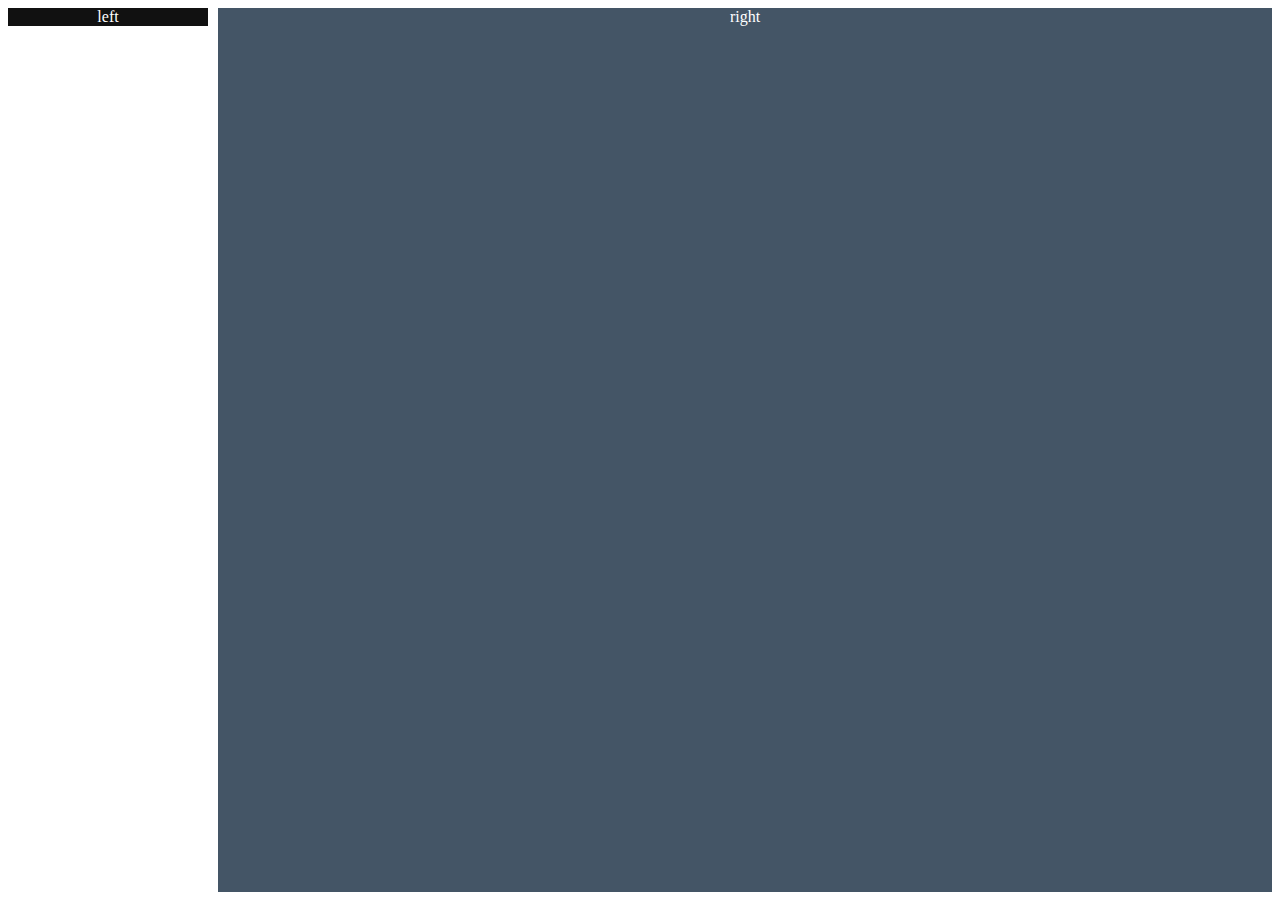
<file: examples/pubsub.html>
<!DOCTYPE>
<html>
    <head>
        <meta charset="utf-8"/>
        <meta http-equiv="pragma" CONTENT="no-cache">
        <title>ebap demo</title>
        <link rel="stylesheet" href="assets/css/ebap.css"/>
        <style>
            .base-container {
                background-color: #fff;
            }
            .base-left {
                float: left;
                width: 200px;
                background-color: #111;
                color: #fff;
                text-align: center;
            }
            .base-right {
                margin-left: 210px;
                height: 100%;
                background-color: #456;
                color: #fff;
                text-align: center;
            }
        </style>
    </head>
    <body>
        <div class="base-container">
            <div class="base-left">
                left
            </div>
            <div class="base-right">
                right
            </div>
        </div>
        <script charset="utf-8" src="assets/js/lib/jquery.min.js"></script>
        <script charset="utf-8" src="assets/js/lib/miniui.js"></script>
        <script charset="utf-8" src="../fake-pubsub.js"></script>
        <script charset="utf-8">
            // var token = Pubsub.subscribe('HELLO WORLD.Test', function (msg, data) {
            //     alert(data);
            // });
            // document.onclick = function (e) {
            //     Pubsub.publishSync('HELLO WORLD.Test', 'CHANGE');
            //     Pubsub.unsubscribe(token);
            // };
        </script>
    </body>
</html>
</file>
